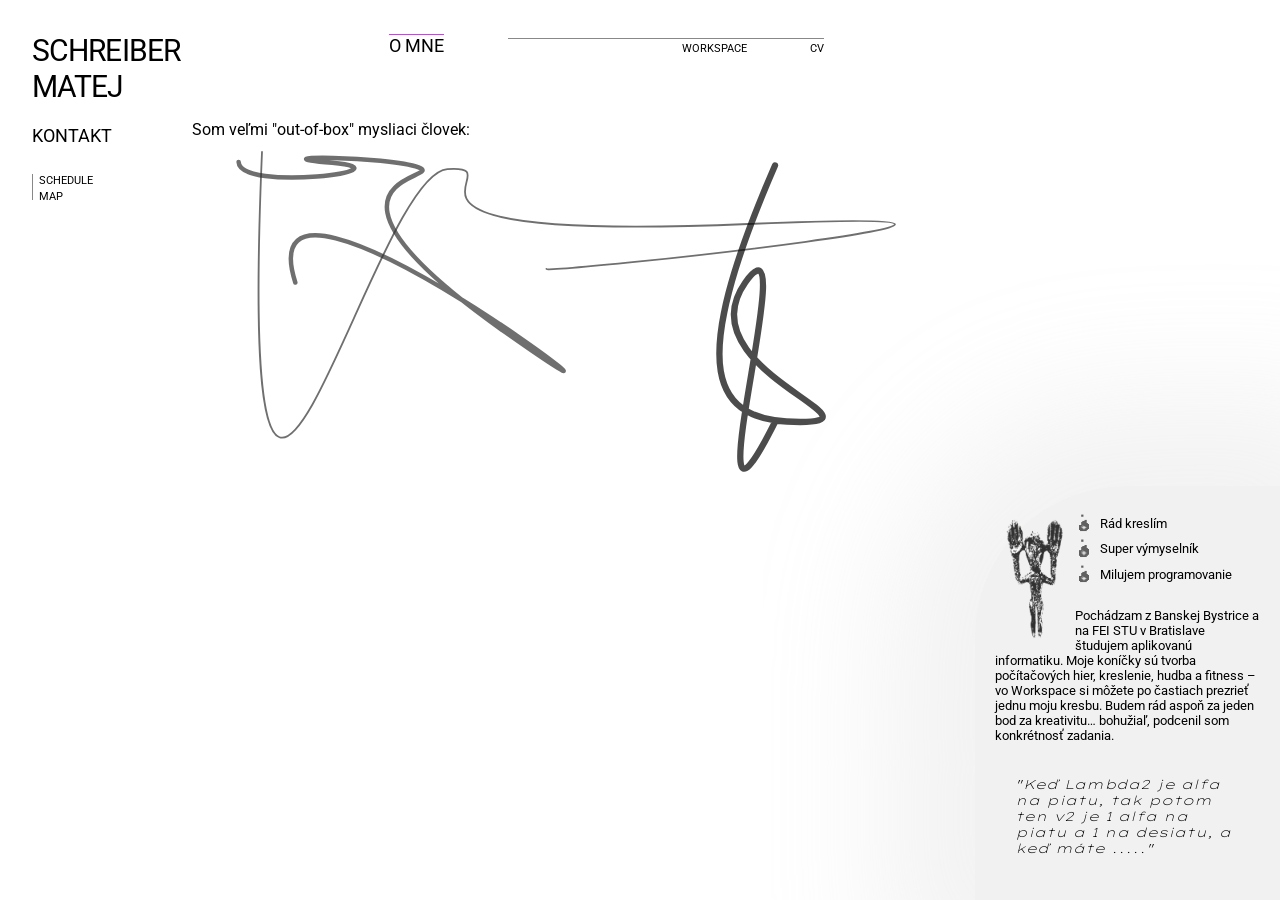
<file: index.html>
<!DOCTYPE html>
<html lang="sk">
  <head>
    <meta charset="UTF-8" />
    <meta name="viewport" content="width=device-width, initial-scale=1.0" />
    <title>Matej Schreiber</title>
    <link rel="stylesheet" href="css/main.css">
    <link rel="stylesheet" href="css/nav.css">

    <link rel="icon" href="favicon.ico" sizes="48x48">
    <link rel="icon" href="favicon.svg" type="image/svg+xml">
  </head>

  <body id="body">
    <svg id="scribble" viewBox="-270 30 2000 500" aria-hidden="true">
      <path id="path1" d="M4 11 C 5 45, 200 20, 108 12 S 170 4, 204 17 S 52 25, 300 200 S 5 -50, 67 145" fill="none" stroke="#333333" stroke-width="5" stroke-linecap="round"></path>
      <path id="path2" d="M30 0 C 0 700, 150 25, 236 19 S 100 100, 570 80 S 346 136, 346 130" fill="none" stroke="#333333" stroke-width="2" stroke-linecap="round"/>
      <path id="path3" d="M600 15 C 500 245, 530 300, 628 300 S 500 240, 567 145 S 500 500, 600 300" fill="none" stroke="#000000" stroke-width="7" stroke-linecap="round"/>
    </svg>
    <div class="page">
      
      <p id="indtroducement">
        Som veľmi "out-of-box" mysliaci človek:
      </p>
      <div id="about-container">
        <img src="./images/profile.png" alt="Profilová fotka"/>
        
        <ul>
          <li>Rád kreslím</li>
          <li>Super výmyselník</li>
          <li>Milujem programovanie</li>
        </ul>
        <p>
          Pochádzam z Banskej Bystrice a na FEI STU v Bratislave študujem aplikovanú informatiku. Moje koníčky sú tvorba počítačových hier, kreslenie, hudba a fitness – vo Workspace si môžete po častiach prezrieť jednu moju kresbu.
          Budem rád aspoň za jeden bod za kreativitu… bohužiaľ, podcenil som konkrétnosť zadania.
        </p>
        <aside>
          "Keď Lambda2 je alfa na piatu, tak potom ten v2 je 1 alfa na piatu a 1 na desiatu, a keď máte ....."
        </aside>
      </div>
    </div>

    <script src="./javascript/navigation.js" defer></script>

    <script src="./javascript/mainscript.js"></script>
  </body>
</html>
</file>
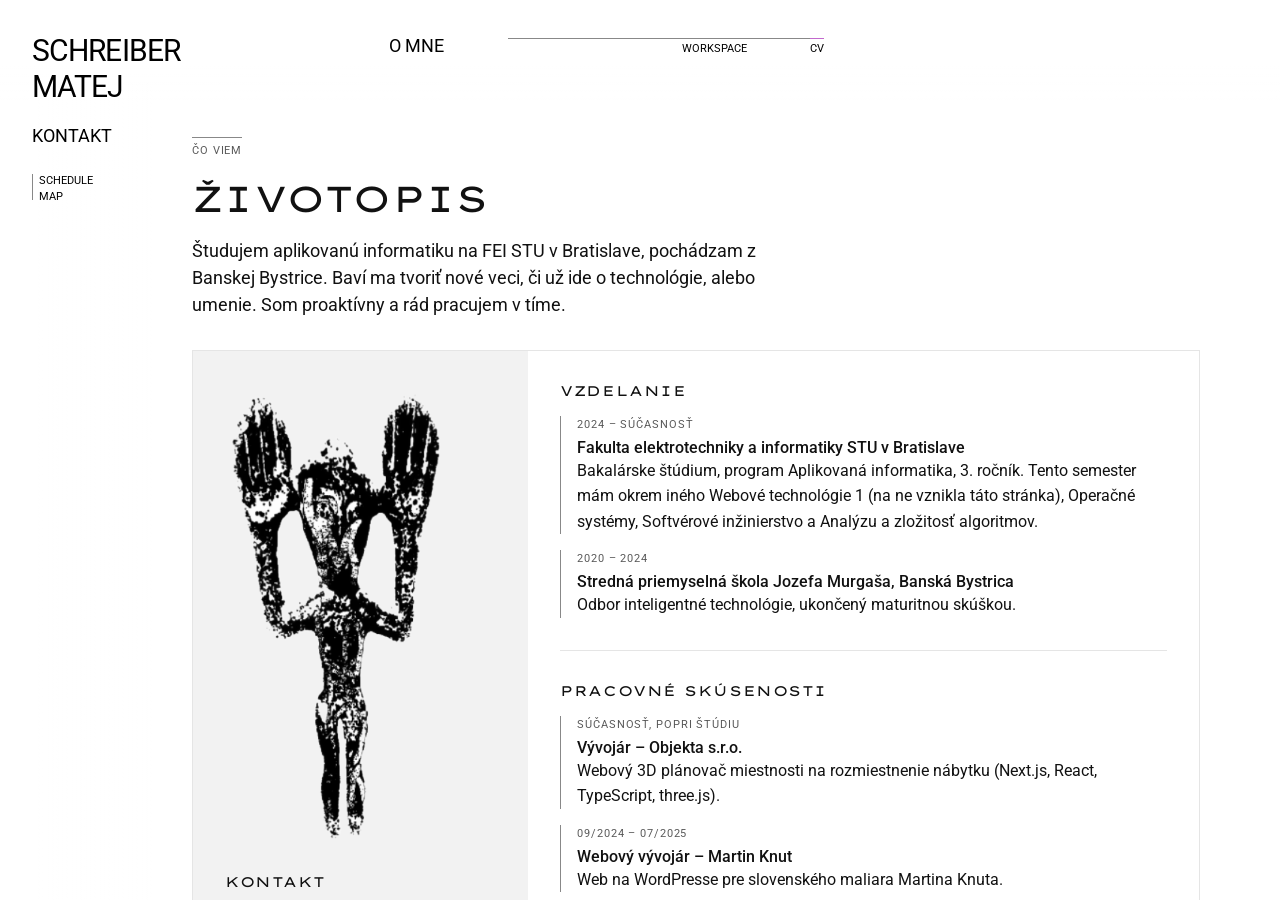
<file: cv.html>
<!DOCTYPE html>
<html lang="sk">
  <head>
    <meta charset="UTF-8">
    <meta name="viewport" content="width=device-width, initial-scale=1">
    <title>Životopis | Matej Schreiber</title>
    <meta name="description" content="Životopis Mateja Schreibera – štúdium aplikovanej informatiky na FEI STU, počítačové a jazykové zručnosti a kontakt.">

    <meta property="og:type" content="profile">
    <meta property="og:locale" content="sk_SK">
    <meta property="og:title" content="Životopis | Matej Schreiber">
    <meta property="og:description" content="Čo viem: vzdelanie, počítačové a jazykové zručnosti a kontakt.">
    <meta property="og:image" content="images/avatar.png">

    <link rel="icon" href="favicon.ico" sizes="48x48">
    <link rel="icon" href="favicon.svg" type="image/svg+xml">

    <link rel="stylesheet" href="css/nav.css">
    <link rel="stylesheet" href="css/styles.css">
    <link rel="stylesheet" href="css/cv.css">
    <link rel="stylesheet" href="css/print.css" media="print">

    <script src="javascript/navigation.js" defer></script>
  </head>

  <body id="body">
    <div class="page">
      <article class="container">
        <header class="page-header">
          <p class="eyebrow">Čo viem</p>
          <h1>Životopis</h1>
          <p class="lead">
            Študujem aplikovanú informatiku na FEI STU v Bratislave, pochádzam z Banskej Bystrice.
            Baví ma tvoriť nové veci, či už ide o technológie, alebo umenie. Som proaktívny a rád pracujem v tíme.
          </p>
        </header>

        <div class="cv">
          <section class="cv__aside" aria-labelledby="contact-title">
            <img class="cv__photo" src="images/profile.png" width="298" height="611"
                 alt="Čiernobiela kresba postavy so zdvihnutými rukami.">

            <h2 id="contact-title">Kontakt</h2>
            <address class="contact">
              <p class="contact__name">Matej Schreiber</p>
              <dl class="contact__list">
                <dt>E-mail</dt>
                <dd><a href="mailto:xschreiber@stuba.sk">xschreiber@stuba.sk</a></dd>
                <dt>Telefón</dt>
                <dd><a href="tel:+421918773757">+421 918 773 757</a></dd>
                <dt>Adresa</dt>
                <dd>Banská Bystrica / Bratislava<br>Slovensko</dd>
              </dl>
            </address>

            <section class="cv__section" aria-labelledby="skills-title">
              <h2 id="skills-title">Počítačové zručnosti</h2>
              <p class="muted cv__note">Úroveň na stupnici 1 – 5. Moje tri kľúčové veci sú označené.</p>
              <ul class="skills">
                <li class="skill">
                  <span class="skill__name">Programovanie (C#, Python, JavaScript, SQL, C) <span class="tag">kľúčové</span></span>
                  <span class="level" data-level="3" role="img" aria-label="Úroveň 3 z 5"></span>
                  <span class="skill__label">stredne pokročilý</span>
                </li>
                <li class="skill">
                  <span class="skill__name">Inkscape / Illustrator <span class="tag">kľúčové</span></span>
                  <span class="level" data-level="4" role="img" aria-label="Úroveň 4 z 5"></span>
                  <span class="skill__label">pokročilý</span>
                </li>
                <li class="skill">
                  <span class="skill__name">Unreal Engine / Unity <span class="tag">kľúčové</span></span>
                  <span class="level" data-level="3" role="img" aria-label="Úroveň 3 z 5"></span>
                  <span class="skill__label">stredne pokročilý</span>
                </li>
                <li class="skill">
                  <span class="skill__name">Microsoft Visual Studio</span>
                  <span class="level" data-level="4" role="img" aria-label="Úroveň 4 z 5"></span>
                  <span class="skill__label">pokročilý</span>
                </li>
                <li class="skill">
                  <span class="skill__name">Blender</span>
                  <span class="level" data-level="3" role="img" aria-label="Úroveň 3 z 5"></span>
                  <span class="skill__label">stredne pokročilý</span>
                </li>
                <li class="skill">
                  <span class="skill__name">Linux</span>
                  <span class="level" data-level="3" role="img" aria-label="Úroveň 3 z 5"></span>
                  <span class="skill__label">stredne pokročilý</span>
                </li>
                <li class="skill">
                  <span class="skill__name">PHP</span>
                  <span class="level" data-level="1" role="img" aria-label="Úroveň 1 z 5"></span>
                  <span class="skill__label">základy</span>
                </li>
              </ul>
            </section>

            <section class="cv__section" aria-labelledby="languages-title">
              <h2 id="languages-title">Jazykové zručnosti</h2>
              <ul class="skills">
                <li class="skill">
                  <span class="skill__name">Slovenčina</span>
                  <span class="level" data-level="5" role="img" aria-label="Úroveň 5 z 5"></span>
                  <span class="skill__label">materinský jazyk</span>
                </li>
                <li class="skill">
                  <span class="skill__name">Angličtina</span>
                  <span class="level" data-level="4" role="img" aria-label="Úroveň 4 z 5"></span>
                  <span class="skill__label">B2</span>
                </li>
                <li class="skill">
                  <span class="skill__name">Nemčina</span>
                  <span class="level" data-level="2" role="img" aria-label="Úroveň 2 z 5"></span>
                  <span class="skill__label">A2</span>
                </li>
              </ul>
            </section>

            <section class="cv__section" aria-labelledby="interests-title">
              <h2 id="interests-title">Záujmy</h2>
              <p>Tvorba počítačových hier, kreslenie, hudba a fitness.</p>
            </section>
          </section>

          <div class="cv__main">
            <section class="cv__section" aria-labelledby="education-title">
              <h2 id="education-title">Vzdelanie</h2>
              <ol class="timeline">
                <li class="timeline__item">
                  <p class="timeline__period">2024 – súčasnosť</p>
                  <h3>Fakulta elektrotechniky a informatiky STU v Bratislave</h3>
                  <p>
                    Bakalárske štúdium, program Aplikovaná informatika, 3. ročník.
                    Tento semester mám okrem iného Webové technológie 1 (na ne vznikla táto stránka),
                    Operačné systémy, Softvérové inžinierstvo a Analýzu a zložitosť algoritmov.
                  </p>
                </li>
                <li class="timeline__item">
                  <p class="timeline__period">2020 – 2024</p>
                  <h3>Stredná priemyselná škola Jozefa Murgaša, Banská Bystrica</h3>
                  <p>Odbor inteligentné technológie, ukončený maturitnou skúškou.</p>
                </li>
              </ol>
            </section>

            <section class="cv__section" aria-labelledby="work-title">
              <h2 id="work-title">Pracovné skúsenosti</h2>
              <ol class="timeline">
                <li class="timeline__item">
                  <p class="timeline__period">súčasnosť, popri štúdiu</p>
                  <h3>Vývojár – Objekta s.r.o.</h3>
                  <p>Webový 3D plánovač miestnosti na rozmiestnenie nábytku (Next.js, React, TypeScript, three.js).</p>
                </li>
                <li class="timeline__item">
                  <p class="timeline__period">09/2024 – 07/2025</p>
                  <h3>Webový vývojár – Martin Knut</h3>
                  <p>Web na WordPresse pre slovenského maliara Martina Knuta.</p>
                </li>
                <li class="timeline__item">
                  <p class="timeline__period">2021 – 2024</p>
                  <h3>Brigády a odborná prax</h3>
                  <p>
                    Predavač v Tesco v Bratislave (2024), Node-RED vývojár v HEPI, s.r.o. (prax 2023),
                    frontend webu pre SCR Design s.r.o. (prax 2022) a asistent na podujatiach
                    MFK Dukla Banská Bystrica (2021 – 2022).
                  </p>
                </li>
              </ol>
            </section>

            <section class="cv__section" aria-labelledby="projects-title">
              <h2 id="projects-title">Vlastné projekty</h2>
              <ul class="timeline">
                <li class="timeline__item">
                  <h3>Šachová minihra pre Minecraft</h3>
                  <p>Plugin pre server Paper (Java, Maven): vlastná šachová dimenzia s ťahovým systémom a efektmi blokov.</p>
                </li>
                <li class="timeline__item">
                  <h3>Alldle</h3>
                  <p>Mobilná aplikácia vo Flutteri na sledovanie výsledkov hry Wordle.</p>
                </li>
              </ul>
            </section>

            <section class="cv__section" aria-labelledby="certificates-title">
              <h2 id="certificates-title">Certifikáty a kurzy</h2>
              <ol class="timeline">
                <li class="timeline__item">
                  <p class="timeline__period">09/2021 – 06/2022</p>
                  <h3>Cisco IT Essentials</h3>
                  <p>Kurz spoločnosti Cisco.</p>
                </li>
                <li class="timeline__item">
                  <p class="timeline__period">2022</p>
                  <h3>IQ test – Mensa Slovensko</h3>
                  <p>Výsledok: IQ 156.</p>
                </li>
              </ol>
            </section>

            <svg class="cv__signature" viewBox="535 50 300 300" role="img" aria-labelledby="signature-title">
              <title id="signature-title">Podpis Mateja Schreibera</title>
              <path d="M30 0 C 0 700, 150 25, 236 19 S 100 100, 650 80 S 346 136, 346 150" fill="none" stroke="currentColor" stroke-width="3" stroke-linecap="round"/>
              <path d="M600 15 C 500 245, 530 300, 628 300 S 500 240, 567 145 S 500 500, 600 300" fill="none" stroke="currentColor" stroke-width="9" stroke-linecap="round"/>
            </svg>
          </div>
        </div>
      </article>
    </div>
  </body>
</html>
</file>
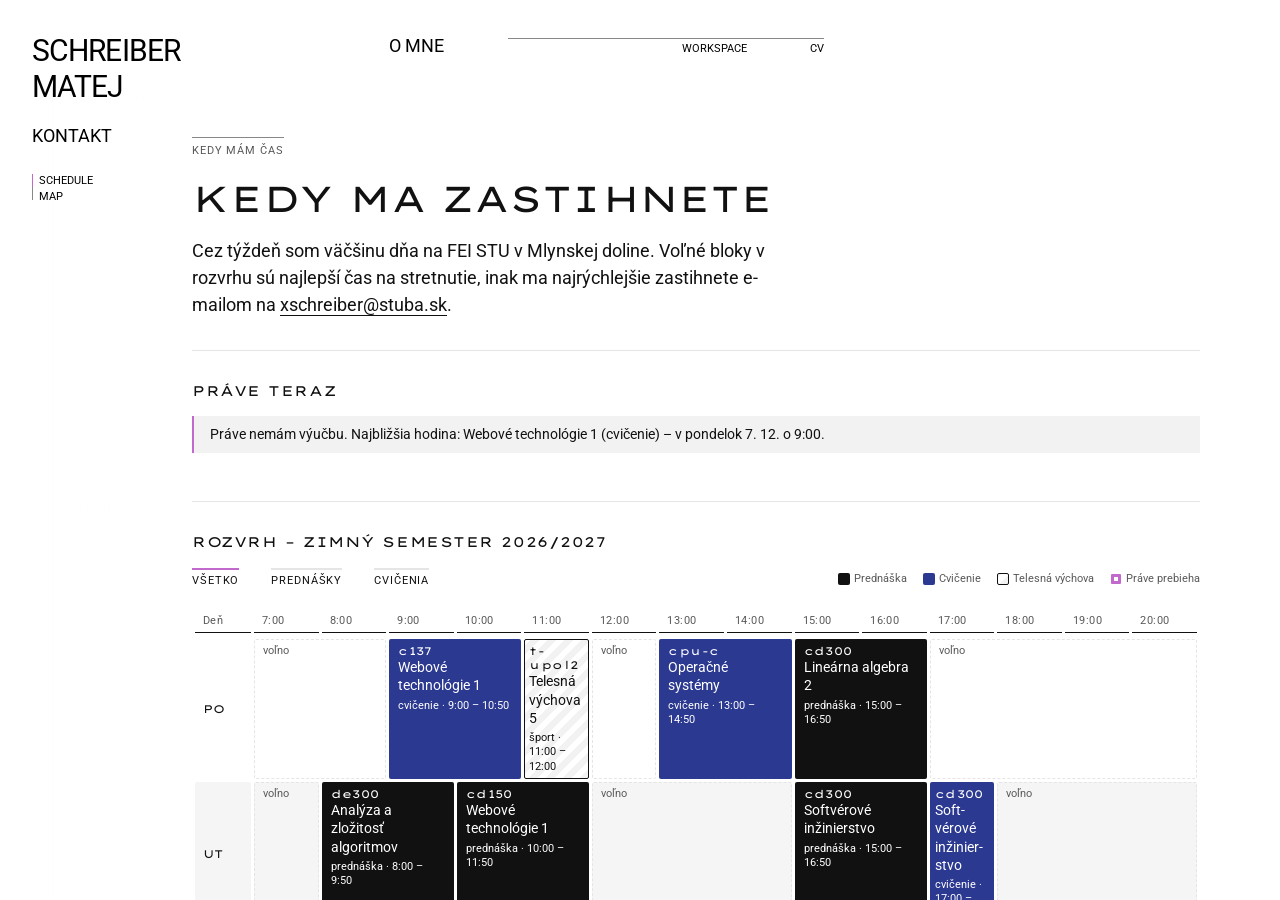
<file: schedule.html>
<!DOCTYPE html>
<html lang="sk">
  <head>
    <meta charset="UTF-8">
    <meta name="viewport" content="width=device-width, initial-scale=1">
    <title>Kedy ma zastihnete – rozvrh | Matej Schreiber</title>
    <meta name="description" content="Týždenný rozvrh Mateja Schreibera v zimnom semestri 2026/2027 na FEI STU – kedy má výučbu a kedy je voľný.">

    <meta property="og:type" content="website">
    <meta property="og:locale" content="sk_SK">
    <meta property="og:title" content="Kedy ma zastihnete | Matej Schreiber">
    <meta property="og:description" content="Rozvrh na zimný semester 2026/2027 s aktuálne prebiehajúcou hodinou a voľnými blokmi.">
    <meta property="og:image" content="images/avatar.png">

    <link rel="icon" href="favicon.ico" sizes="48x48">
    <link rel="icon" href="favicon.svg" type="image/svg+xml">

    <link rel="stylesheet" href="css/nav.css">
    <link rel="stylesheet" href="css/styles.css">
    <link rel="stylesheet" href="css/schedule.css">

    <script src="javascript/navigation.js" defer></script>
    <script src="javascript/script.js" defer></script>
  </head>

  <body id="body">
    <div class="page">
      <article class="container">
        <header class="page-header">
          <p class="eyebrow">Kedy mám čas</p>
          <h1>Kedy ma zastihnete</h1>
          <p class="lead">
            Cez týždeň som väčšinu dňa na FEI STU v Mlynskej doline. Voľné bloky v rozvrhu
            sú najlepší čas na stretnutie, inak ma najrýchlejšie zastihnete
            e-mailom na <a href="mailto:xschreiber@stuba.sk">xschreiber@stuba.sk</a>.
          </p>
        </header>

        <section class="section" aria-labelledby="now-title">
          <h2 id="now-title">Práve teraz</h2>
          <p id="lesson-status" class="notice" role="status">
            Aktuálne prebiehajúcu hodinu zvýrazním, keď sa načíta JavaScript.
          </p>
        </section>

        <section class="section" aria-labelledby="schedule-title">
          <h2 id="schedule-title">Rozvrh – zimný semester 2026/2027</h2>

          <div class="schedule-toolbar">
            <div class="button-group" role="group" aria-label="Filter rozvrhu">
              <button class="button" type="button" data-filter="all" aria-pressed="true">Všetko</button>
              <button class="button" type="button" data-filter="lecture" aria-pressed="false">Prednášky</button>
              <button class="button" type="button" data-filter="exercise" aria-pressed="false">Cvičenia</button>
            </div>

            <ul class="legend" aria-label="Legenda">
              <li class="legend__item"><span class="legend__swatch" data-type="lecture"></span>Prednáška</li>
              <li class="legend__item"><span class="legend__swatch" data-type="exercise"></span>Cvičenie</li>
              <li class="legend__item"><span class="legend__swatch" data-type="sport"></span>Telesná výchova</li>
              <li class="legend__item"><span class="legend__swatch legend__swatch--current"></span>Práve prebieha</li>
            </ul>
          </div>

          <p id="filter-empty" class="notice" hidden>
            Pre tento filter v rozvrhu nemám žiadnu hodinu. Skúste iný filter alebo zobrazte všetko.
          </p>

          <div class="table-scroll" tabindex="0" role="region" aria-labelledby="schedule-title">
            <table id="schedule" class="schedule" data-active-filter="all">
              <caption class="sr-only">
                Týždenný rozvrh od 7:00 do 21:00, dni v riadkoch a hodiny v stĺpcoch. Voľné bloky sú spojené.
              </caption>
              <thead>
                <tr>
                  <th scope="col">Deň</th>
                  <th scope="col">7:00</th>
                  <th scope="col">8:00</th>
                  <th scope="col">9:00</th>
                  <th scope="col">10:00</th>
                  <th scope="col">11:00</th>
                  <th scope="col">12:00</th>
                  <th scope="col">13:00</th>
                  <th scope="col">14:00</th>
                  <th scope="col">15:00</th>
                  <th scope="col">16:00</th>
                  <th scope="col">17:00</th>
                  <th scope="col">18:00</th>
                  <th scope="col">19:00</th>
                  <th scope="col">20:00</th>
                </tr>
              </thead>
              <tbody>
                <tr data-day="1">
                  <th scope="row"><abbr title="pondelok">Po</abbr></th>
                  <td class="free" colspan="2">voľno</td>
                  <td class="lesson" colspan="2" data-type="exercise" data-start="09:00" data-end="10:50">
                    <span class="lesson__code">c137</span>
                    <span class="lesson__name">Webové technológie 1</span>
                    <span class="lesson__meta">cvičenie · 9:00 – 10:50</span>
                  </td>
                  <td class="lesson" data-type="sport" data-start="11:00" data-end="12:00">
                    <span class="lesson__code">t-upol2</span>
                    <span class="lesson__name">Teles&shy;ná výcho&shy;va 5</span>
                    <span class="lesson__meta">šport · 11:00 – 12:00</span>
                  </td>
                  <td class="free">voľno</td>
                  <td class="lesson" colspan="2" data-type="exercise" data-start="13:00" data-end="14:50">
                    <span class="lesson__code">cpu-c</span>
                    <span class="lesson__name">Operačné systémy</span>
                    <span class="lesson__meta">cvičenie · 13:00 – 14:50</span>
                  </td>
                  <td class="lesson" colspan="2" data-type="lecture" data-start="15:00" data-end="16:50">
                    <span class="lesson__code">cd300</span>
                    <span class="lesson__name">Lineárna algebra 2</span>
                    <span class="lesson__meta">prednáška · 15:00 – 16:50</span>
                  </td>
                  <td class="free" colspan="4">voľno</td>
                </tr>
                <tr data-day="2">
                  <th scope="row"><abbr title="utorok">Ut</abbr></th>
                  <td class="free">voľno</td>
                  <td class="lesson" colspan="2" data-type="lecture" data-start="08:00" data-end="09:50">
                    <span class="lesson__code">de300</span>
                    <span class="lesson__name">Analýza a zložitosť algoritmov</span>
                    <span class="lesson__meta">prednáška · 8:00 – 9:50</span>
                  </td>
                  <td class="lesson" colspan="2" data-type="lecture" data-start="10:00" data-end="11:50">
                    <span class="lesson__code">cd150</span>
                    <span class="lesson__name">Webové technológie 1</span>
                    <span class="lesson__meta">prednáška · 10:00 – 11:50</span>
                  </td>
                  <td class="free" colspan="3">voľno</td>
                  <td class="lesson" colspan="2" data-type="lecture" data-start="15:00" data-end="16:50">
                    <span class="lesson__code">cd300</span>
                    <span class="lesson__name">Softvérové inžinierstvo</span>
                    <span class="lesson__meta">prednáška · 15:00 – 16:50</span>
                  </td>
                  <td class="lesson" data-type="exercise" data-start="17:00" data-end="17:50">
                    <span class="lesson__code">cd300</span>
                    <span class="lesson__name">Soft&shy;vérové inži&shy;nier&shy;stvo</span>
                    <span class="lesson__meta">cvičenie · 17:00 – 17:50</span>
                  </td>
                  <td class="free" colspan="3">voľno</td>
                </tr>
                <tr data-day="3">
                  <th scope="row"><abbr title="streda">St</abbr></th>
                  <td class="free">voľno</td>
                  <td class="lesson" colspan="2" data-type="lecture" data-start="08:00" data-end="09:50">
                    <span class="lesson__code">cd300</span>
                    <span class="lesson__name">Operačné systémy</span>
                    <span class="lesson__meta">prednáška · 8:00 – 9:50</span>
                  </td>
                  <td class="lesson" colspan="2" data-type="lecture" data-start="10:00" data-end="11:50">
                    <span class="lesson__code">bc150</span>
                    <span class="lesson__name">Analýza a zložitosť algoritmov</span>
                    <span class="lesson__meta">prednáška · 10:00 – 11:50</span>
                  </td>
                  <td class="free">voľno</td>
                  <td class="lesson" colspan="2" data-type="lecture" data-start="13:00" data-end="14:50">
                    <span class="lesson__code">cd150</span>
                    <span class="lesson__name">Webové technológie 1</span>
                    <span class="lesson__meta">prednáška · 13:00 – 14:50</span>
                  </td>
                  <td class="free" colspan="6">voľno</td>
                </tr>
                <tr data-day="4">
                  <th scope="row"><abbr title="štvrtok">Št</abbr></th>
                  <td class="free" colspan="5">voľno</td>
                  <td class="lesson" data-type="exercise" data-start="12:00" data-end="12:50">
                    <span class="lesson__code">c137</span>
                    <span class="lesson__name">Soft&shy;vérové inži&shy;nier&shy;stvo</span>
                    <span class="lesson__meta">cvičenie · 12:00 – 12:50</span>
                  </td>
                  <td class="free" colspan="8">voľno</td>
                </tr>
                <tr data-day="5">
                  <th scope="row"><abbr title="piatok">Pi</abbr></th>
                  <td class="free" colspan="2">voľno</td>
                  <td class="lesson" data-type="exercise" data-start="09:00" data-end="09:50">
                    <span class="lesson__code">cd150</span>
                    <span class="lesson__name">Analý&shy;za a zloži&shy;tosť algo&shy;ritmov</span>
                    <span class="lesson__meta">cvičenie · 9:00 – 9:50</span>
                  </td>
                  <td class="free" colspan="3">voľno</td>
                  <td class="lesson" colspan="2" data-type="exercise" data-start="13:00" data-end="14:50">
                    <span class="lesson__code">bc35</span>
                    <span class="lesson__name">Lineárna algebra 2</span>
                    <span class="lesson__meta">cvičenie · 13:00 – 14:50</span>
                  </td>
                  <td class="free" colspan="6">voľno</td>
                </tr>
              </tbody>
            </table>
          </div>
        </section>

        <section class="section" aria-labelledby="semester-title">
          <h2 id="semester-title">Priebeh semestra</h2>
          <progress id="semester-progress" class="progress" max="100" value="0" aria-labelledby="semester-title">0 %</progress>
          <p id="semester-label" class="progress-label">
            Percento uplynutého semestra vypočítam, keď sa načíta JavaScript.
          </p>
        </section>
      </article>
    </div>
  </body>
</html>
</file>
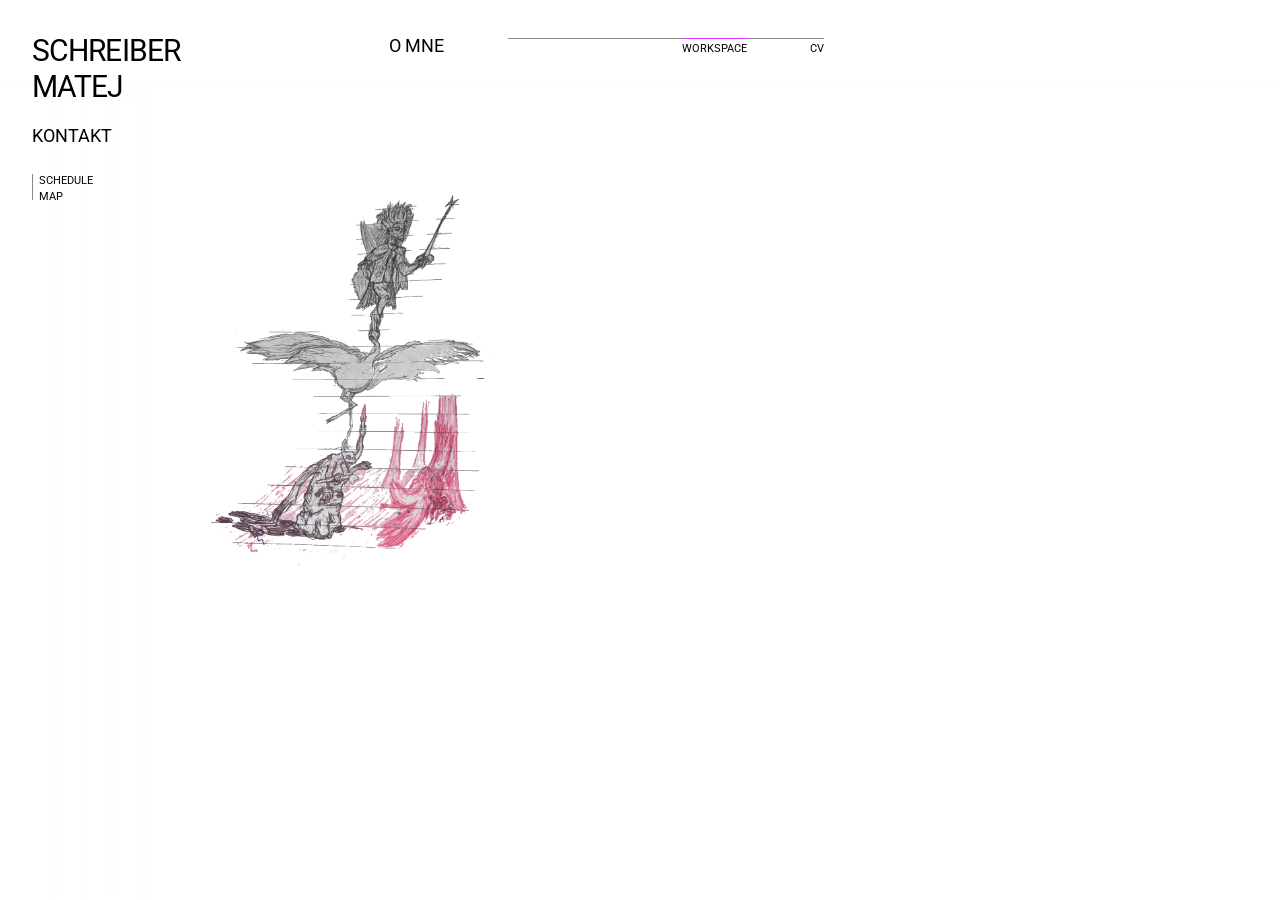
<file: workspace.html>
<!DOCTYPE html>
<html lang="sk">
  <head>
    <meta charset="UTF-8" />
    <meta name="viewport" content="width=device-width, initial-scale=1.0" />
    <title>Matej Schreiber</title>
    <link rel="stylesheet" href="css/workspace.css">
    <link rel="stylesheet" href="css/nav.css">
  </head>

  <body id="body">
    <div id="bgcontainer">
      <map name="interactive">
        <area onmouseover="highlight(0)" onmouseleave="unhighlight(0)" ontouchstart="highlight(0)" ontouchend="unhighlight(0)" shape="poly" data-coords="760,264,776,264,776,276,788,276,788,292,740,360,740,392,724,400,720,468,684,496,664,496,656,508,640,512,640,556,616,556,608,564,608,608,600,616,568,616,560,692,552,704,528,704,512,692,516,616,476,612,476,564,464,536,464,512,472,492,480,492,480,468,496,460,488,340,536,340,536,324,552,316,552,304,568,304,576,284,632,284,632,292,652,292,660,340,636,400,636,440,672,440,740,324,740,296,756,284" coords="760,264,776,264,776,276,788,276,788,292,740,360,740,392,724,400,720,468,684,496,664,496,656,508,640,512,640,556,616,556,608,564,608,608,600,616,568,616,560,692,552,704,528,704,512,692,516,616,476,612,476,564,464,536,464,512,472,492,480,492,480,468,496,460,488,340,536,340,536,324,552,316,552,304,568,304,576,284,632,284,632,292,652,292,660,340,636,400,636,440,672,440,740,324,740,296,756,284">
        <area onmouseover="highlight(1)" onmouseleave="unhighlight(1)" ontouchstart="highlight(1)" ontouchend="unhighlight(1)" shape="poly" data-coords="300,668,384,680,456,708,512,708,512,680,552,692,556,712,624,708,644,696,736,700,764,692,780,700,816,700,816,708,852,724,852,752,788,768,788,776,736,780,732,804,676,804,676,820,668,820,668,828,564,824,540,848,496,860,492,900,476,908,472,1020,432,1024,432,1000,448,984,448,944,388,952,388,928,428,912,428,844,412,832,412,816,400,800,348,792,296,796,296,776,264,776,264,764,204,764,200,748,136,736,144,700,216,692,216,684,248,676,296,676" coords="300,668,384,680,456,708,512,708,512,680,552,692,556,712,624,708,644,696,736,700,764,692,780,700,816,700,816,708,852,724,852,752,788,768,788,776,736,780,732,804,676,804,676,820,668,820,668,828,564,824,540,848,496,860,492,900,476,908,472,1020,432,1024,432,1000,448,984,448,944,388,952,388,928,428,912,428,844,412,832,412,816,400,800,348,792,296,796,296,776,264,776,264,764,204,764,200,748,136,736,144,700,216,692,216,684,248,676,296,676">
        <area onmouseover="highlight(2)" onmouseleave="unhighlight(2)" ontouchstart="highlight(2)" ontouchend="unhighlight(2)" shape="poly" data-coords="500,884,516,884,520,920,516,984,508,992,508,1052,524,1052,532,1060,532,1084,496,1092,496,1120,484,1120,476,1136,448,1136,444,1248,456,1252,456,1268,448,1276,420,1276,408,1296,216,1284,216,1312,200,1312,196,1300,184,1300,184,1292,172,1292,160,1276,112,1260,108,1248,60,1244,60,1224,100,1216,100,1204,108,1200,228,1208,252,1172,272,1160,300,1104,308,1104,316,1084,340,1064,360,1060,404,1028,476,1020,488,920" coords="500,884,516,884,520,920,516,984,508,992,508,1052,524,1052,532,1060,532,1084,496,1092,496,1120,484,1120,476,1136,448,1136,444,1248,456,1252,456,1268,448,1276,420,1276,408,1296,216,1284,216,1312,200,1312,196,1300,184,1300,184,1292,172,1292,160,1276,112,1260,108,1248,60,1244,60,1224,100,1216,100,1204,108,1200,228,1208,252,1172,272,1160,300,1104,308,1104,316,1084,340,1064,360,1060,404,1028,476,1020,488,920">
        <area onmouseover="highlight(3)" onmouseleave="unhighlight(3)" ontouchstart="highlight(3)" ontouchend="unhighlight(3)" shape="poly" data-coords="708,936,772,940,772,956,788,956,776,988,776,1028,748,1100,748,1156,760,1164,760,1180,780,1192,784,1216,772,1220,768,1240,756,1240,756,1256,744,1256,744,1248,672,1252,660,1276,608,1316,540,1316,536,1280,540,1268,552,1264,552,1212,544,1208,544,1188,548,1176,572,1176,580,1100,596,1100,604,1116,640,1116,656,1104,668,1072,700,1068,712,1008" coords="708,936,772,940,772,956,788,956,776,988,776,1028,748,1100,748,1156,760,1164,760,1180,780,1192,784,1216,772,1220,768,1240,756,1240,756,1256,744,1256,744,1248,672,1252,660,1276,608,1316,540,1316,536,1280,540,1268,552,1264,552,1212,544,1208,544,1188,548,1176,572,1176,580,1100,596,1100,604,1116,640,1116,656,1104,668,1072,700,1068,712,1008">
        <area onmouseover="highlight(4)" onmouseleave="unhighlight(4)" ontouchstart="highlight(4)" ontouchend="unhighlight(4)" shape="poly" data-coords="760,852,784,860,788,892,792,1136,804,1180,816,1188,816,1204,796,1220,796,1232,764,1232,764,1248,752,1248,752,1232,692,1228,696,1184,732,1180,732,1120,728,1080,680,1080,676,1092,664,1096,664,1112,652,1112,632,1140,584,1140,584,1192,632,1192,632,1208,612,1216,604,1232,568,1248,564,1272,532,1272,532,1284,520,1284,520,1268,436,1260,428,1216,436,1124,452,1112,468,1112,468,1088,476,1080,576,1072,592,924,608,924,616,928,616,940,624,940,628,996,664,996,676,876,684,876,684,868,724,868,724,856" coords="760,852,784,860,788,892,792,1136,804,1180,816,1188,816,1204,796,1220,796,1232,764,1232,764,1248,752,1248,752,1232,692,1228,696,1184,732,1180,732,1120,728,1080,680,1080,676,1092,664,1096,664,1112,652,1112,632,1140,584,1140,584,1192,632,1192,632,1208,612,1216,604,1232,568,1248,564,1272,532,1272,532,1284,520,1284,520,1268,436,1260,428,1216,436,1124,452,1112,468,1112,468,1088,476,1080,576,1072,592,924,608,924,616,928,616,940,624,940,628,996,664,996,676,876,684,876,684,868,724,868,724,856">
        <area onmouseover="highlight(4)" onmouseleave="unhighlight(4)" ontouchstart="highlight(4)" ontouchend="unhighlight(4)" shape="poly" data-coords="296,1068,328,1068,328,1096,352,1096,352,1120,328,1176,328,1204,308,1212,308,1240,248,1236,248,1224,212,1224,212,1216,200,1212,160,1212,160,1200,176,1200,176,1176,184,1176,184,1168,200,1168,200,1156,224,1156,224,1124,260,1120,268,1088,276,1080,296,1080" coords="296,1068,328,1068,328,1096,352,1096,352,1120,328,1176,328,1204,308,1212,308,1240,248,1236,248,1224,212,1224,212,1216,200,1212,160,1212,160,1200,176,1200,176,1176,184,1176,184,1168,200,1168,200,1156,224,1156,224,1124,260,1120,268,1088,276,1080,296,1080">
        <area onmouseover="highlight(4)" onmouseleave="unhighlight(4)" ontouchstart="highlight(4)" ontouchend="unhighlight(4)" shape="poly" data-coords="152,1264,164,1264,164,1272,176,1272,188,1288,224,1288,224,1300,196,1300,196,1332,164,1332,156,1316,124,1312,120,1284" coords="152,1264,164,1264,164,1272,176,1272,188,1288,224,1288,224,1300,196,1300,196,1332,164,1332,156,1316,124,1312,120,1284" >
      </map>
      <img  id="bgimage" src="./images/bgimage.png" usemap="#interactive">
      <div class="interactive">
        <img src="./images/interactible1.png">
        <div class="description">
          <h1>Čarodej</h1>
          <p>Rozstrapatené vlasy, plášť a čarovná palička s hviezdou. Balansuje na jednej nohe na chrbte bociana.</p>
        </div>
      </div>
      <div class="interactive" >
        <img src="./images/interactible2.png">
        <div class="description">
          <h1>Bocian</h1>
          <p>Biely bocian s roztiahnutými krídlami. Nesie čarodeja a sám stojí na jednej nohe.</p>
        </div>
      </div>
      <div class="interactive">
        <img src="./images/interactible3.png">
        <div class="description">
          <h1>Postava s fakľou</h1>
          <p>Krčí sa pri zemi, vrhá tmavý tieň a nad hlavu dvíha horiacu fakľu.</p>
        </div>
      </div>
      <div class="interactive">
        <img  src="./images/interactible4.png">
        <div class="description">
          <h1>Ohnivý vták</h1>
          <p>Červené krídla nakreslené rýchlymi ťahmi pera, uprostred tmavé zhluky.</p>
        </div>
      </div>
      <div class="interactive">
        <img  src="./images/interactible5.png">
        <div class="description">
          <h1>Červená zem</h1>
          <p>Vyšrafovaná zem a vysoké červené kmene. Na nej stojí celá kresba, nakreslená guľôčkovým perom na papier s linajkami.</p>
        </div>
      </div>
    </div>
  </body>
  <script src="./javascript/workspace.js"></script>
  <script src="./javascript/navigation.js" defer></script>
</html>
</file>
<file: css/main.css>
#scribble {
  min-width: 150px;
  height: 1200px;
  width: 1800px;
  transform: translate(-200px, -300px);
  position: fixed;
  z-index: -1;
}

.topbar {
  background: transparent !important;
}

.sidebar {
  background: transparent !important;
}

/* No CSS transition here: Safari can't animate the "d" attribute,
   so mainscript.js eases the paths itself */
path {
  opacity: 70%;
}

.page{
  display: flex;
  width:100%;
  height:100%;
  overflow: visible;
  flex-direction: column;
  /* on a screen too short for everything, the top gets cut off instead of the about box */
  justify-content: flex-end;
}

#about-container {
  margin-top: auto; /* takes all the free space above it, so the intro stays at the top */
  align-self:flex-end;
  justify-self: flex-end;
  justify-content: flex-end;
  align-items: flex-end;
  width: 28%;
  height: 52%;
  min-height: 385px;
  min-width: 290px;
  padding: 20px;
  gap: 10px;
  background-color: rgba(210, 210, 210, 0.3);
  /* Was 0 0 500px rgba(210, 210, 210, 0.7): Chrome cuts such a huge blur short and shows
     a strong glow, Safari (every browser on iPhone) spreads it over the full 500px so it
     almost disappears. This smaller blur + spread looks like the Chrome version everywhere. */
  box-shadow: 0 0 128px 88px rgba(210, 210, 210, 0.28);
  border-top-left-radius: 150px;
}

#about-container img{
  margin: 10px; 
  float: left;
  width: 60px;
  height: auto;
  opacity: 80%;
}

#about-container p {
  font-size: 0.8rem;
  text-align: left;
}

#about-container ul {
  /* list-style: square inside url("https://cdn.pixabay.com/animation/2024/06/23/05/08/05-08-33-791_512.gif"); */
  list-style: none; /* a list-style image can't be resized, so the gif is drawn by li::before */
  font-size: 0.8rem;
  margin: none;
  transform: translate(0, -20px);
}

#about-container li{
  height: 2em;
}

#about-container li::before {
  content: "";
  filter: grayscale(100%);
  display: inline-block;
  width: 1.5em;
  height: 4em;
  margin-right: 0.4em;
  vertical-align: middle;
  background: url("/images/fire.gif") center / contain no-repeat;
}

#about-container aside{
  font-family: "LexendZetta";
  font-style: italic;
  font-size: 0.8rem;
  font-weight: 200;
  padding: 20px;
}

@media  (max-width: 768px) {
  #scribble{
    width: 900px;
    transform: translate(-130px, -430px);
  }
}
</file>
<file: css/nav.css>
@font-face {
    font-family: "Roboto";
    src: url("../fonts/Roboto.woff2") format("woff2");
    font-style: normal;
    font-display: swap;
  }

@font-face {
  font-family: "LexendZetta";
  src: url("../fonts/LexendZetta.woff2") format("woff2");
  font-style: normal;
  font-display: swap;
}

* { box-sizing: border-box; }

h1, h2, h3, h4, h5{
  font-family: "LexendZetta";
  text-transform: uppercase;
  font-weight: 400;
}

p {
  font-family: "Roboto";
}

body {
  font-family: "Roboto";
  margin: 0;
  scroll-behavior: smooth;
  overflow: hidden;
  width: 100vw;
  height: 100vh;
}
a { color: inherit; text-decoration: none; }
a:hover { opacity: .58; }

.site-shell { 
  display: flex;
  width: 100%;
  height: 100%; 
}

.sidebar {
  z-index: 6;
  position: fixed;
  inset: 0 auto 0 0;
  width: 192px;
  /* top keeps room for the two 36px brand lines that now live in the topbar */
  padding: calc(33px + 2 * 1.2 * 30px) 32px 33px;
  background: linear-gradient(to right, #FFFFFF 20%, transparent 80%);
}
/* in the topbar markup, but pinned to the corner above the sidebar where it used to be */
.brand { position: fixed; top: 33px; left: 32px; display: block; font-size: 30px; line-height: 1.2; letter-spacing: -.03em; }
.work-nav { margin-top: 20px; display:flex; flex-direction:    column;
  /*transition: height 0.15s ease-out;*/}
.section-title { display: flex; font-size: 1.125rem; height: 25%; align-items: center;}
.work-links {align-items: end; height: 50%;display: grid; gap: 10%; margin-top: 28px; padding-left: 6px; font-size: 11px; border-left:#888888 0.1px solid; }
.page-content {height: 100vh; width: 100vw; overflow-x: visible;}
.topbar {z-index: 7; background: linear-gradient(to bottom, #FFFFFF 60%, transparent 100%);
        width: 100vw; position: fixed; display: flex;min-height: 104px; padding: 35px 16px; padding-left: 0;
      }
#stretchable-links {margin-left: 192px; /*transition: width 0.15s ease-out;*/ width: 50%; display: flex; justify-content: end; align-items: start; gap: 10%; }
.about-link { font-size: 1.125rem; min-width: 3.5rem; text-align: top;}
.top-links {min-width: 97px; margin-top: 3px; display: flex; gap: 20%; font-size: 11px; justify-self: end; justify-content: end; width: 50%; padding-top: 3px; border-top: 0.1px solid #888888;}
.content { display: grid; gap: 0; padding: 0 16px 80px; }
.content section { min-height: 180px; padding: 48px 0; border-bottom: 1px solid #e5e5e5; scroll-margin-top: 24px; }
.content h2 { margin: 0; font-size: 18px; font-weight: 200; }
/* current page: the gray line turns purple just along the name (aria-current is set in navigation.js).
   The marker is a 0.1px border like the gray lines, so both snap to the same hairline */
[aria-current="page"] > span { position: relative; }
[aria-current="page"] > span::before {
  content: "";
  position: absolute;
  left: 0;
  right: 0;
  bottom: 100%;
  border-top: 0.1px solid var(--color-accent, #DD34FF);
}
/* top links: on the gray line above them (3px = padding-top of .top-links) */
.top-links [aria-current="page"] > span::before { bottom: calc(100% + 3px); }
/* sidebar: on the gray line left of the name (6px = padding-left of .work-links) */
.work-links [aria-current="page"] > span::before {
  top: 0;
  bottom: 0;
  left: auto;
  right: calc(100% + 6px);
  border-top: 0;
  border-left: 0.1px solid var(--color-accent, #881798);
}
.menu-toggle, .mobile-menu { display: none; }
.sr-only { position: absolute; width: 1px; height: 1px; padding: 0; margin: -1px; overflow: hidden; clip: rect(0, 0, 0, 0); white-space: nowrap; border: 0; }
main { padding-top: 104px; height: 100dvh; overflow:visible; z-index: 0; align-items: start; margin-left: 192px;}

article{
  padding-left: 0 !important;
  margin-left: 0 !important;
}

@media (max-width: 768px){
  .brand{
    top: 15px;
    left: 15px;
    font-size: 22px;
  }
  .sidebar{
    padding: 15px;
    padding-right: 5px;
    padding-top: calc(15px + 2 * 1.2 * 22px);
    width:90px;
  }
  .topbar{
    padding: 15px 0;
  }
  #stretchable-links {
    gap: 10%;
    width: 50% !important;
    margin-left: 120px;
  }
  main{
    margin-left: 56px;
  }

  .work-nav{
    margin-top: 70%;
    height: 30%;
  }

  .section-title{
    transform: translateX(calc(-50% + 0.5lh)) rotate(-90deg);
  }

  .work-links{
    min-height: 100px;
    margin-top: 40px;
    gap:40%;
  }

  .work-links a{
    /* rotating around the center leaves the word in the middle of the column,
       so slide it left by half the column minus half a line to sit against the border */
    transform: translateY(-30px) translateX(calc(-35px + 0.5lh)) rotate(-90deg);
    height: 20px;
  }
  .work-links a:first-child{
    margin-top: 40px;
  }

  /* names are rotated here and their top edge sits on the gray line,
     so the marker goes along the top of the word in its own frame */
  .work-links [aria-current="page"] > span::before {
    top: 0;
    bottom: auto;
    left: 0;
    right: 0;
    border-left: 0;
    border-top: 0.1px solid var(--color-accent, #881798);
  }
}

/*#bgcontainer{
  width: 100vw;
  height: 100vh;
  position:fixed;
  z-index: -1;
  display: flex;
  justify-content: end;
  align-items: center;
  background-color: #E9E9E9;
}

#bgimage{
  filter: grayscale(100%);
  opacity: 70%;
  width: 30%;
  height: 115%;
  object-fit: contain;
}*/
</file>
<file: css/styles.css>
/* Shared design system: tokens and components used by the content pages */

:root {
  --color-brand: #111111;
  --color-brand-alt: #2b3990;
  --color-accent: #c269cd;
  --color-text: #111111;
  --color-text-muted: #595959;
  --color-bg: #ffffff;
  --color-surface: #f2f2f2;
  --color-zebra: #f5f5f5;
  --color-line: #888888;
  --color-line-light: #e5e5e5;
  --color-on-dark: #ffffff;
  --color-on-accent: #ffffff;

  --font-body: "Roboto", sans-serif;
  --font-display: "LexendZetta", sans-serif;
  --font-size-xs: 0.6875rem;
  --font-size-sm: 0.875rem;
  --font-size-base: 1rem;
  --font-size-lg: 1.125rem;

  --space: 1rem;
  --space-xs: calc(var(--space) / 4);
  --space-sm: calc(var(--space) / 2);
  --space-lg: calc(var(--space) * 2);
  --space-xl: calc(var(--space) * 4);

  --radius: 2px;
  --marker-width: 2px;
  --hover-opacity: 0.58;
  --transition: 150ms ease-out;
  --container-width: 64rem;

  /* Must match the padding-top of main in nav.css */
  --topbar-height: 104px;
}

@media (max-width: 768px) {
  :root {
    --space: 0.75rem;
  }
}

[hidden] {
  display: none !important;
}

/* Page frame: main from nav.html does not scroll, so the page scrolls itself */
.page {
  height: 100%;
  overflow-y: auto;
  color: var(--color-text);
  background-color: var(--color-bg);
  font-size: var(--font-size-base);
  line-height: 1.6;
}

/* Inside the nav shell the page reaches up under the fixed top bar,
   so scrolled content fades out beneath it instead of being cut off */
main .page {
  height: calc(100% + var(--topbar-height));
  margin-top: calc(-1 * var(--topbar-height));
  padding-top: var(--topbar-height);
  /* Keeps positioned children (sticky table headers, map panes) below the top bar */
  isolation: isolate;
}

.container {
  width: 100%;
  max-width: var(--container-width);
  margin-inline: auto;
  padding: var(--space-lg) var(--space) var(--space-xl);
}

/* Typography */
.page h1,
.page h2,
.page h3 {
  overflow-wrap: break-word;
  line-height: 1.25;
}

.page h1 {
  margin: 0 0 var(--space);
  font-size: clamp(1.125rem, 0.75rem + 2vw, 2.25rem);
  letter-spacing: -0.02em;
}

.page h2 {
  margin: 0 0 var(--space);
  font-size: var(--font-size-sm);
  letter-spacing: 0.04em;
}

.page h3 {
  margin: 0;
  font-family: var(--font-body);
  font-size: var(--font-size-base);
  font-weight: 500;
  text-transform: none;
}

.page p {
  margin: 0 0 var(--space);
}

.page-header {
  margin-bottom: var(--space-lg);
}

.eyebrow {
  display: inline-block;
  margin-bottom: var(--space-sm);
  padding-top: var(--space-xs);
  border-top: 1px solid var(--color-line);
  color: var(--color-text-muted);
  font-size: var(--font-size-xs);
  letter-spacing: 0.08em;
  text-transform: uppercase;
}

.page .lead {
  max-width: 60ch;
  font-size: var(--font-size-lg);
  line-height: 1.5;
}

.section {
  padding-block: var(--space-lg);
  border-top: 1px solid var(--color-line-light);
}

.muted {
  color: var(--color-text-muted);
}

/* Links inside page content (nav links keep their own look) */
.page a {
  color: inherit;
  text-decoration: underline;
  text-decoration-thickness: 1px;
  text-underline-offset: 0.2em;
  transition: opacity var(--transition);
}

.page a:hover {
  opacity: var(--hover-opacity);
}

/* Buttons: text controls with a top marker line, like the nav links */
.button {
  display: inline-flex;
  align-items: center;
  gap: var(--space-xs);
  padding: var(--space-xs) 0;
  border: 0;
  border-top: var(--marker-width) solid var(--color-line-light);
  border-radius: 0;
  background: none;
  color: var(--color-text);
  font-family: var(--font-body);
  font-size: var(--font-size-xs);
  letter-spacing: 0.08em;
  text-transform: uppercase;
  cursor: pointer;
  transition: opacity var(--transition), border-color var(--transition);
}

.button:hover {
  opacity: var(--hover-opacity);
}

/* Active state of pressed toggles (the current nav item has a dot, see nav.css) */
.button[aria-pressed="true"] {
  border-top: var(--marker-width) solid var(--color-accent);
}

.button-group {
  display: flex;
  flex-wrap: wrap;
  gap: var(--space-lg);
}

/* Focus ring shared by links, buttons, map markers and scroll regions */
:focus-visible {
  outline: 2px solid var(--color-accent);
  outline-offset: 3px;
}

/* Form fields */
.field {
  display: grid;
  gap: var(--space-xs);
}

.field__label {
  color: var(--color-text-muted);
  font-size: var(--font-size-xs);
  letter-spacing: 0.08em;
  text-transform: uppercase;
}

.input {
  width: 100%;
  padding: var(--space-xs) 0;
  border: 0;
  border-bottom: 1px solid var(--color-line);
  border-radius: 0;
  background: none;
  color: var(--color-text);
  font: inherit;
}

/* Status and empty-state messages */
.notice {
  padding: var(--space-sm) var(--space);
  border-left: var(--marker-width) solid var(--color-accent);
  background-color: var(--color-surface);
  font-size: var(--font-size-sm);
  line-height: 1.5;
}

.page .notice {
  margin: 0 0 var(--space);
}

/* Small label, e.g. for key skills */
.tag {
  display: inline-block;
  padding: 0 var(--space-xs);
  border: 1px solid var(--color-accent);
  border-radius: var(--radius);
  color: var(--color-text);
  font-size: var(--font-size-xs);
  letter-spacing: 0.06em;
  line-height: 1.6;
  text-transform: uppercase;
  vertical-align: middle;
}

/* Phones: lead at body size so lines aren't 3 words long, button rows fit on one line */
@media (max-width: 768px) {
  .page .lead {
    font-size: var(--font-size-base);
  }

  .button-group {
    gap: var(--space-sm) var(--space);
  }
}

@media (prefers-reduced-motion: reduce) {
  *,
  *::before,
  *::after {
    animation-duration: 0.01ms !important;
    animation-iteration-count: 1 !important;
    transition-duration: 0.01ms !important;
    scroll-behavior: auto !important;
  }
}
</file>
<file: css/cv.css>
/* CV page: two columns with different backgrounds over their full height */

.cv {
  display: grid;
  grid-template-columns: minmax(13rem, 1fr) minmax(0, 2fr);
  border: 1px solid var(--color-line-light);
}

.cv__aside,
.cv__main {
  padding: var(--space-lg);
}

.cv__aside {
  background-color: var(--color-surface);
}

.cv__main {
  background-color: var(--color-bg);
}

.cv__photo {
  display: block;
  width: 100%;
  max-width: 14rem;
  height: auto;
  margin-bottom: var(--space-lg);
  filter: grayscale(100%);
  transition: filter var(--transition);
}

.cv__photo:hover {
  filter: grayscale(0%);
}

/* Contact */
.contact {
  font-style: normal;
}

.page .contact__name {
  margin-bottom: var(--space-sm);
  font-weight: 500;
}

.contact__list {
  margin: 0;
}

.contact__list dt {
  margin-top: var(--space-sm);
  color: var(--color-text-muted);
  font-size: var(--font-size-xs);
  letter-spacing: 0.08em;
  text-transform: uppercase;
}

.contact__list dd {
  margin: 0;
  overflow-wrap: anywhere;
}

/* Skills, languages and interests sit under the contact in the left column */
.contact + .cv__section {
  margin-top: var(--space-lg);
  padding-top: var(--space-lg);
  border-top: 1px solid var(--color-line-light);
}

/* The left column is narrow, so the skill name goes above its level bar */
.cv__aside .skill {
  grid-template-columns: 5rem minmax(0, 1fr);
  gap: var(--space-xs) var(--space-sm);
}

.cv__aside .skill__name {
  grid-column: 1 / -1;
}

/* Right column sections */
.cv__section + .cv__section {
  margin-top: var(--space-lg);
  padding-top: var(--space-lg);
  border-top: 1px solid var(--color-line-light);
}

.page .cv__note {
  font-size: var(--font-size-sm);
}

/* Signature at the end of the CV, the same drawing as favicon.svg */
.cv__signature {
  display: block;
  width: 6rem;
  height: 6rem;
  margin: var(--space-lg) 0 0 auto;
  color: var(--color-text);
}

/* Education timeline */
.timeline {
  margin: 0;
  padding: 0;
  list-style: none;
}

.timeline__item {
  padding-left: var(--space);
  border-left: 1px solid var(--color-line);
}

.timeline__item + .timeline__item {
  margin-top: var(--space);
}

.page .timeline__period {
  margin-bottom: var(--space-xs);
  color: var(--color-text-muted);
  font-size: var(--font-size-xs);
  letter-spacing: 0.08em;
  text-transform: uppercase;
}

.page .timeline__item p:last-child {
  margin-bottom: 0;
}

/* Skills with a level bar */
.skills {
  margin: 0;
  padding: 0;
  list-style: none;
}

.skill {
  display: grid;
  grid-template-columns: minmax(0, 1fr) 5rem 9rem;
  gap: var(--space);
  align-items: center;
  padding-block: var(--space-sm);
  border-bottom: 1px solid var(--color-line-light);
}

.skill__label {
  color: var(--color-text-muted);
  font-size: var(--font-size-sm);
}

.level {
  --level: 0;
  display: block;
  height: 4px;
  border-radius: var(--radius);
  background: linear-gradient(to right, var(--color-brand) calc(var(--level) * 20%), var(--color-line-light) 0);
}

.level[data-level="1"] { --level: 1; }
.level[data-level="2"] { --level: 2; }
.level[data-level="3"] { --level: 3; }
.level[data-level="4"] { --level: 4; }
.level[data-level="5"] { --level: 5; }

/* Tablets and narrow windows: next to the 192px sidebar two columns leave the skill
   names only a few px, so the CV goes to one column with the photo beside the contact */
@media (max-width: 1024px) {
  .cv {
    grid-template-columns: minmax(0, 1fr);
  }

  .cv__aside {
    display: grid;
    grid-template-columns: 12rem minmax(0, 1fr);
    grid-template-rows: auto 1fr;
    column-gap: var(--space-lg);
  }

  .cv__photo {
    grid-row: 1 / -1;
    margin-bottom: 0;
  }

  /* Sections under the contact take the full width below the photo */
  .cv__aside .cv__section {
    grid-column: 1 / -1;
  }
}

/* Phones: photo back above the contact but smaller, skills on two rows */
@media (max-width: 768px) {
  .cv__aside,
  .cv__main {
    padding: var(--space);
  }

  .cv__aside {
    display: block;
  }

  .cv__photo {
    max-width: 10rem;
    margin-bottom: var(--space);
  }

  .skill {
    grid-template-columns: 5rem minmax(0, 1fr);
    gap: var(--space-xs) var(--space-sm);
  }

  .skill__name {
    grid-column: 1 / -1;
  }
}
</file>
<file: css/print.css>
/* Print style for the CV: one A4 page, no navigation, no decorative backgrounds */

@media print {
  @page {
    size: A4;
    margin: 12mm;
  }

  /* Navigation injected by navigation.js */
  .sidebar,
  .topbar,
  .menu-toggle {
    display: none !important;
  }

  /* Undo the fixed-height screen frame so the content flows on paper */
  html,
  body,
  .site-shell,
  .page-content,
  main,
  .page {
    display: block;
    width: auto !important;
    height: auto !important;
    margin: 0 !important;
    padding: 0 !important;
    overflow: visible !important;
  }

  .page,
  .cv__aside,
  .cv__main {
    background: none !important;
  }

  .page {
    font-size: 10pt;
    line-height: 1.4;
  }

  .container {
    max-width: none;
    padding: 0;
  }

  .page-header {
    margin-bottom: 4mm;
  }

  .eyebrow {
    display: none;
  }

  .page h1 {
    margin-bottom: 2mm;
    font-size: 18pt;
  }

  .page h2 {
    margin-bottom: 2mm;
    font-size: 10pt;
  }

  .page .lead {
    max-width: none;
    margin: 0;
    font-size: 11pt;
  }

  /* Keep both columns even though the paper is narrower than 768px */
  .cv {
    grid-template-columns: 1fr 2fr;
    border: 1px solid var(--color-line);
  }

  .cv__aside,
  .cv__main {
    padding: 5mm;
  }

  .cv__aside {
    border-right: 1px solid var(--color-line);
  }

  /* The photo is twice as tall as wide, 12mm keeps it about 25mm high */
  .cv__photo {
    max-width: 12mm;
    margin-bottom: 3mm;
  }

  /* Signature moves up into the free space beside the last, short entry */
  .cv__signature {
    width: 14mm;
    height: 14mm;
    margin-top: -12mm;
  }

  .cv__aside {
    font-size: 9pt;
    line-height: 1.3;
  }

  .cv__section + .cv__section,
  .contact + .cv__section {
    margin-top: 2.5mm;
    padding-top: 2.5mm;
  }

  .page .cv__note,
  .contact__list dt {
    font-size: 8pt;
  }

  .page .cv__note {
    margin-bottom: 1mm;
  }

  .contact__list dt {
    margin-top: 1mm;
  }

  /* Name on its own line, under it a short bar with the level */
  .cv__aside .skill {
    grid-template-columns: 12mm minmax(0, 1fr);
    gap: 0 2mm;
    padding-block: 0.5mm;
    line-height: 1.3;
  }

  .cv__aside .skill__label {
    font-size: 8pt;
  }

  .level {
    -webkit-print-color-adjust: exact;
    print-color-adjust: exact;
  }

  .cv,
  .cv__section,
  .timeline__item {
    break-inside: avoid;
  }

  .page a {
    text-decoration: none;
  }
}
</file>
<file: css/schedule.css>
/* Schedule page */

.schedule-toolbar {
  display: flex;
  flex-wrap: wrap;
  justify-content: space-between;
  align-items: center;
  gap: var(--space);
  margin-bottom: var(--space);
}

/* Lesson types: one set of variables for table cells and legend swatches */
[data-type="lecture"] {
  --lesson-bg: var(--color-brand);
  --lesson-fg: var(--color-on-dark);
}

[data-type="exercise"] {
  --lesson-bg: var(--color-brand-alt);
  --lesson-fg: var(--color-on-dark);
}

[data-type="sport"] {
  --lesson-bg: repeating-linear-gradient(-45deg, var(--color-surface) 0 0.375rem, var(--color-bg) 0.375rem 0.75rem);
  --lesson-fg: var(--color-text);
  --lesson-border: var(--color-brand);
}

/* Legend */
.legend {
  display: flex;
  flex-wrap: wrap;
  gap: var(--space-sm) var(--space);
  margin: 0;
  padding: 0;
  list-style: none;
  color: var(--color-text-muted);
  font-size: var(--font-size-xs);
}

.legend__item {
  display: inline-flex;
  align-items: center;
  gap: var(--space-xs);
}

.legend__swatch {
  width: 0.75rem;
  height: 0.75rem;
  border: 1px solid var(--lesson-border, transparent);
  border-radius: var(--radius);
  background: var(--lesson-bg);
}

/* Accent ring with a light inner gap, so it stands out on any lesson color */
.legend,
.schedule {
  --current-ring: inset 0 0 0 3px var(--color-accent), inset 0 0 0 5px var(--color-bg);
}

.legend__swatch--current {
  box-shadow: var(--current-ring);
}

/* Table */
.table-scroll {
  overflow-x: auto;
}

.schedule {
  --schedule-font-size: var(--font-size-sm);
  --day-width: 3.5rem;
  --hour-width: 3.75rem;
  width: 100%;
  min-width: calc(var(--day-width) + 14 * var(--hour-width));
  table-layout: fixed;
  border-collapse: separate;
  border-spacing: 3px;
  font-size: var(--schedule-font-size);
  line-height: 1.3;
}

.schedule th,
.schedule td {
  padding: var(--space-xs) var(--space-sm);
  border-radius: var(--radius);
  background-color: var(--row-bg, transparent);
  text-align: left;
  vertical-align: top;
}

.schedule thead th {
  border-bottom: 1px solid var(--color-brand);
  border-radius: 0;
  color: var(--color-text-muted);
  font-size: var(--font-size-xs);
  font-weight: 400;
  letter-spacing: 0.04em;
}

.schedule thead th:first-child {
  width: var(--day-width);
}

/* Zebra rows */
.schedule tbody tr:nth-of-type(odd) {
  --row-bg: var(--color-bg);
}

.schedule tbody tr:nth-of-type(even) {
  --row-bg: var(--color-zebra);
}

/* Day names stay visible while the table scrolls sideways */
.schedule tbody th {
  position: sticky;
  left: 0;
  z-index: 1;
  font-family: var(--font-display);
  font-size: var(--font-size-xs);
  font-weight: 400;
  text-transform: uppercase;
  vertical-align: middle;
}

.schedule abbr {
  text-decoration: none;
}

.schedule tbody th[aria-current="date"] {
  box-shadow: inset calc(2 * var(--marker-width)) 0 0 var(--color-accent);
}

.free {
  border: 1px dashed var(--color-line-light);
  color: var(--color-text-muted);
  font-size: var(--font-size-xs);
  text-align: center;
  vertical-align: middle;
}

.schedule .lesson {
  border: 1px solid var(--lesson-border, transparent);
  background: var(--lesson-bg);
  color: var(--lesson-fg);
  /* One-hour lessons are narrow, long words wrap inside the cell */
  overflow-wrap: anywhere;
}

/* One-hour lessons (no colspan): less padding so room codes fit on one line */
.schedule .lesson:not([colspan]) {
  padding-inline: var(--space-xs);
}

.lesson__code,
.lesson__name,
.lesson__meta {
  display: block;
}

.lesson__code {
  font-family: var(--font-display);
  font-size: var(--font-size-xs);
  letter-spacing: 0.04em;
}

.lesson__meta {
  margin-top: var(--space-xs);
  font-size: var(--font-size-xs);
}

/* Lesson that is running right now (set by script.js) */
.schedule .lesson[aria-current="time"] {
  box-shadow: var(--current-ring);
}

.lesson[aria-current="time"]::before {
  content: "Teraz";
  display: inline-block;
  margin-bottom: var(--space-xs);
  padding: 0 var(--space-xs);
  background-color: var(--color-accent);
  color: var(--color-on-accent);
  font-size: var(--font-size-xs);
  letter-spacing: 0.08em;
  text-transform: uppercase;
}

/* Filter: lessons of other types look like empty cells */
.schedule[data-active-filter="lecture"] .lesson:not([data-type="lecture"]),
.schedule[data-active-filter="exercise"] .lesson:not([data-type="exercise"]) {
  --lesson-bg: var(--row-bg);
  --lesson-border: var(--color-line-light);
  box-shadow: none;
}

.schedule[data-active-filter="lecture"] .lesson:not([data-type="lecture"]) > *,
.schedule[data-active-filter="exercise"] .lesson:not([data-type="exercise"]) > *,
.schedule[data-active-filter="lecture"] .lesson:not([data-type="lecture"])::before,
.schedule[data-active-filter="exercise"] .lesson:not([data-type="exercise"])::before {
  visibility: hidden;
}

/* Semester progress */
.progress {
  display: block;
  width: 100%;
  height: 0.5rem;
  margin-bottom: var(--space-sm);
  border: 0;
  border-radius: var(--radius);
  background-color: var(--color-line-light);
  color: var(--color-brand);
  -webkit-appearance: none;
  appearance: none;
}

.progress::-webkit-progress-bar {
  border-radius: var(--radius);
  background-color: var(--color-line-light);
}

.progress::-webkit-progress-value {
  border-radius: var(--radius);
  background-color: var(--color-brand);
}

.progress::-moz-progress-bar {
  border-radius: var(--radius);
  background-color: var(--color-brand);
}

.page .progress-label {
  margin: 0;
  font-size: var(--font-size-sm);
}

/* Phones: a 14-hour table shows only a few hours at a time, so each day becomes
   a block with its lessons as cards. Every lesson already says its time, and free
   cells only make sense under the hour headings, so those two are left out. */
@media (max-width: 768px) {
  .schedule,
  .schedule tbody {
    display: block;
    min-width: 0;
  }

  .schedule thead,
  .schedule .free {
    display: none;
  }

  .schedule tbody tr {
    display: grid;
    grid-template-columns: repeat(auto-fill, minmax(min(100%, 12rem), 1fr));
    gap: var(--space-xs);
    padding: var(--space-xs);
    background-color: var(--row-bg);
  }

  /* Day name as a heading across the whole block */
  .schedule tbody th {
    grid-column: 1 / -1;
    position: static;
    font-size: var(--font-size-sm);
  }

  /* Filtered-out lessons disappear instead of leaving an empty card,
     and so does a day that has nothing left */
  .schedule[data-active-filter="lecture"] .lesson:not([data-type="lecture"]),
  .schedule[data-active-filter="exercise"] .lesson:not([data-type="exercise"]),
  .schedule[data-active-filter="lecture"] tbody tr:not(:has([data-type="lecture"])),
  .schedule[data-active-filter="exercise"] tbody tr:not(:has([data-type="exercise"])) {
    display: none;
  }
}
</file>
<file: css/workspace.css>
#bgcontainer{
  width: 80vw;
  height: 80vh;
  position: fixed;
  display: flex;
  justify-content: start;
  align-items: start;
  background-color: #fffffffd;
}

.interactive {
  pointer-events: none;
  filter: grayscale(100%);
  opacity: 80%;
  width: 30%;
  height: 75%;
  object-fit: contain;
  position: absolute;
  transition: opacity 300ms ease-out,
  filter 300ms ease-out,
  transform 3s ease-in-out,
  height 3s ease-in-out,
  width 3s ease-in-out;
}

.interactive img{
  opacity: 100%;
  width: 100%;
  height: 100%;
  object-fit: contain;
  position: relative;
  transition: opacity 300ms ease-out,
  filter 300ms ease-out,
  transform 3s ease-in-out,
  height 3s ease-in-out,
  width 3s ease-in-out;
}

#bgimage{
  opacity: 20% !important;
  filter: grayscale(100%);
  width: 30%;
  height: 75%;
  object-fit: contain;
  position: absolute;
  transition: opacity 300ms ease-out,
  filter 300ms ease-out,
  transform 3s ease-in-out,
  height 3s ease-in-out,
  width 3s ease-in-out;
  }

map {
  position: absolute;
  width: 30%;
  height: 75%;
}

.description {
  opacity: 0;
  flex-direction: row;
  position: relative;
  transform: translate(0, 0);
  transition: opacity 0s;
}

.description p {
  width: 400px !important;
}

.desc1{
  transform: translate(20vw, -65vh) !important;
  transition: opacity 1s ease-in !important;
}

.desc2{
  transform: translate(20vw, -90vh) !important;
  transition: opacity 1s ease-in !important;
}
.desc3{
  transform: translate(30vw, -60vh) !important;
  transition: opacity 1s ease-in !important;
}
.desc4{
  transform: translate(15vw, -70vh) !important;
  transition: opacity 1s ease-in !important;
}
.desc5{
  transform: translate(20vw, -90vh) !important;
  transition: opacity 1s ease-in !important;
}

.selected{
  transform: translate(20%, -20%) !important;
  width: 60% !important;
  height: 150% !important;
}

@media (max-width: 768px){
  #bgcontainer{
    width: 200vw;
    height: 200vh;
  }

  .interactive{
    transform: translate(-5%, -35%);
  }

  #bgimage{
    transform: translate(-5%, -35%);
  }
    
  .selected {
    width: 30% !important;
    height: 75% !important;
    transform: translate(-5%, -35%) !important;
  }

  .desc1, .desc2, .desc3, .desc4, .desc5{
    transform: translate(10%,-520%) !important;
    transition: opacity 1s ease-in !important;
  }
}
</file>
